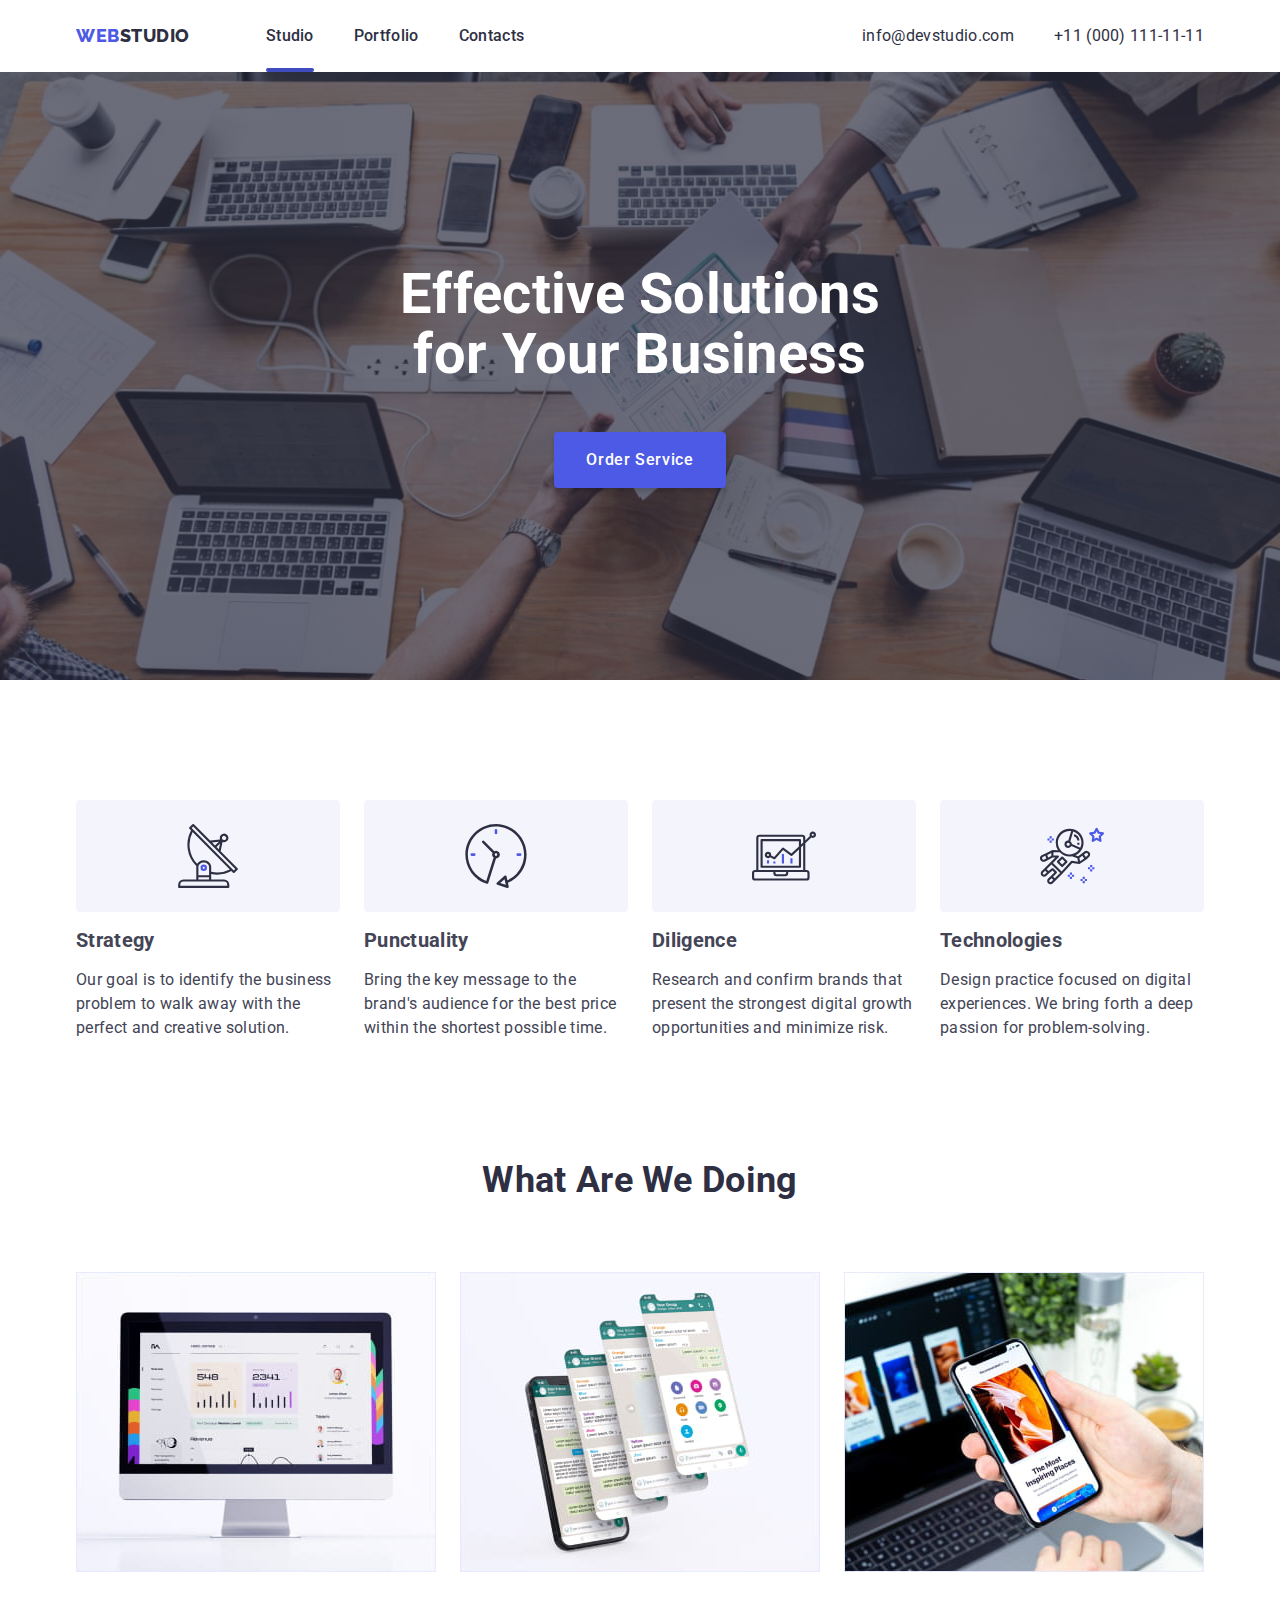
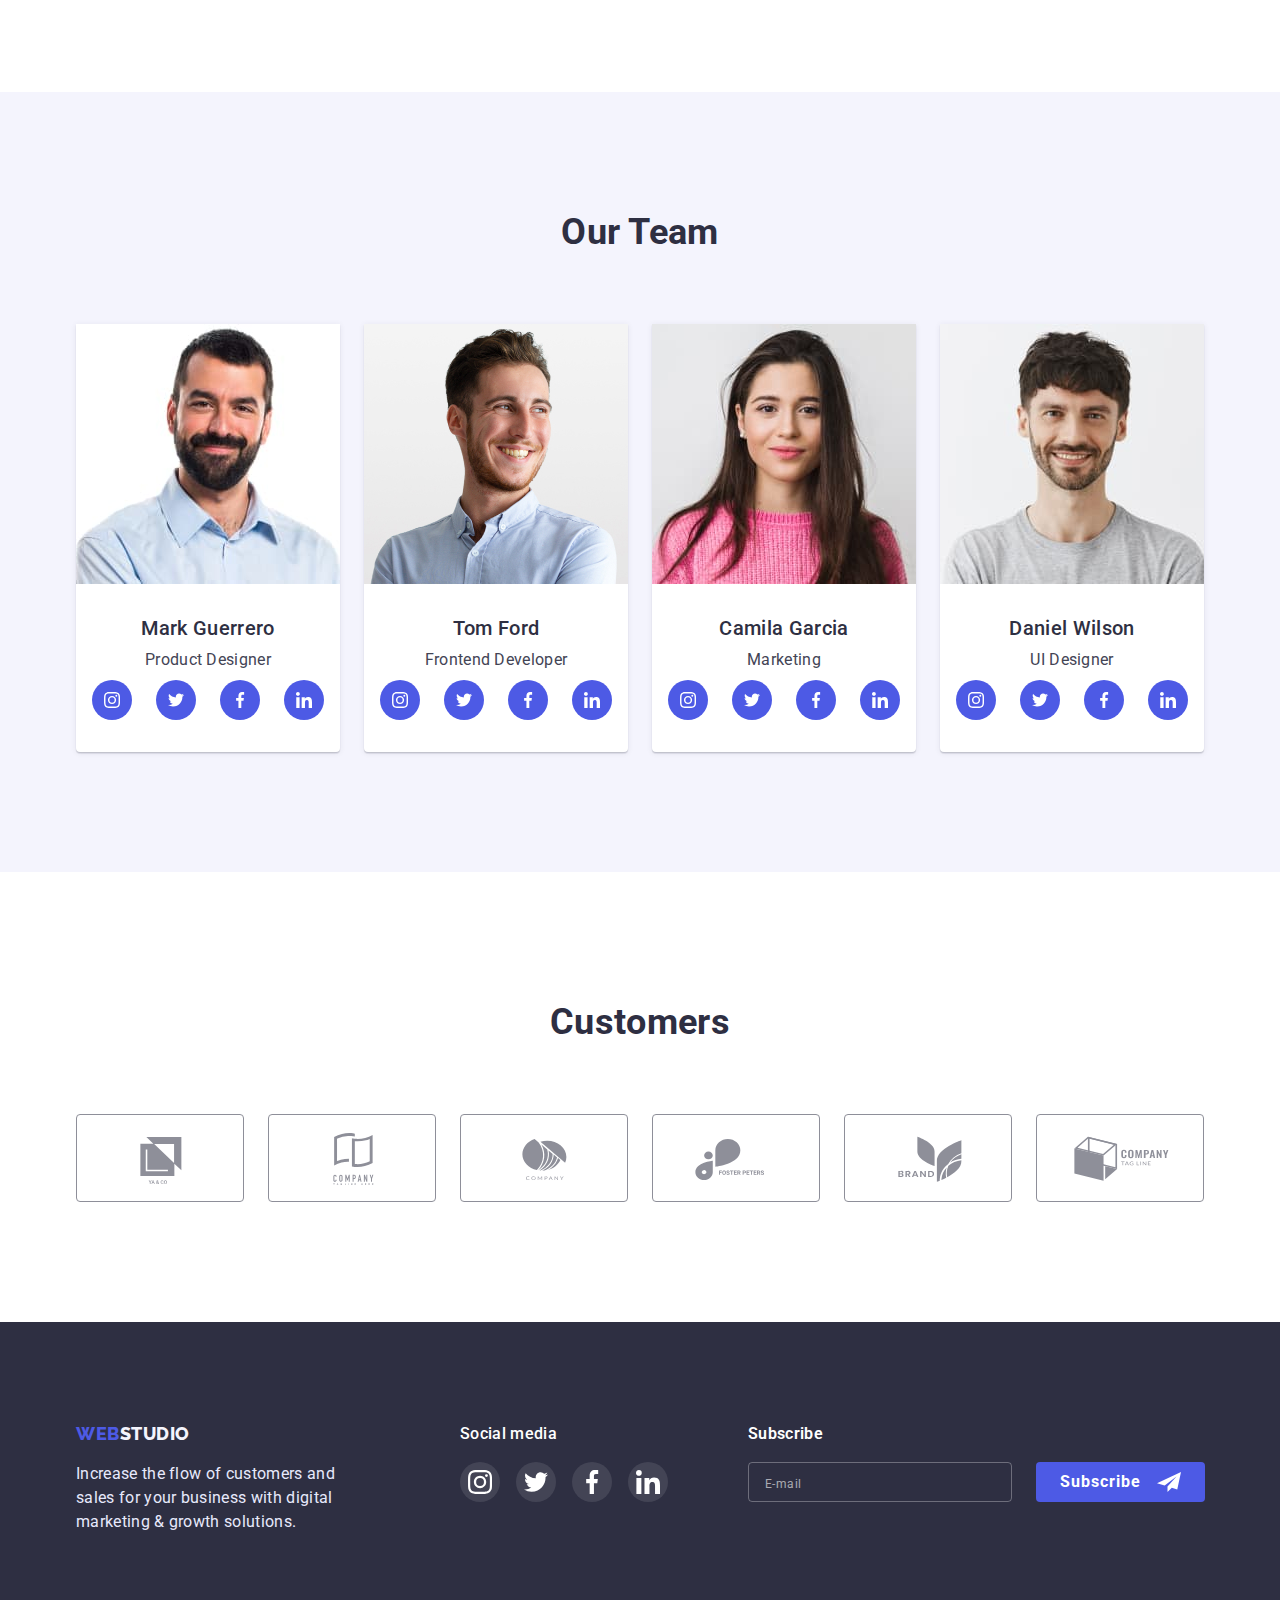
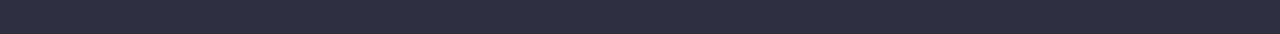
<file: index.html>
<!DOCTYPE html>
<html lang="en">
  <head>
    <meta charset="UTF-8" />
    <meta http-equiv="X-UA-Compatible" content="IE=edge" />
    <meta name="viewport" content="width=device-width, initial-scale=1.0" />
    <title>webstudio</title>

    <!-- fonts -->
    <link rel="preconnect" href="https://fonts.googleapis.com" />
    <link rel="preconnect" href="https://fonts.gstatic.com" crossorigin />
    <link
      href="https://fonts.googleapis.com/css2?family=Raleway:wght@800&family=Roboto:wght@400;500;700;900&display=swap"
      rel="stylesheet"
    />

    <!-- normalize -->
    <link
      href="
      https://cdn.jsdelivr.net/npm/modern-normalize@1.1.0/modern-normalize.min.css
      "
      rel="stylesheet"
    />
    <!-- cusnom style -->
    <link rel="stylesheet" href="./css/styles.css" />
  </head>
  <body>
    <!-- header section -->
    <header>
      <div class="container container-header">
        <a class="logo link" id="link" href="./index.html"
          >web<span class="logo-header">studio</span></a
        >
        <nav class="nav-header">
          <ul class="list flexbox-container-nav">
            <li>
              <a href="./index.html" class="nav link current">Studio</a>
            </li>
            <li>
              <a href="./portfolio.html" class="nav link">Portfolio</a>
            </li>
            <li>
              <a href="/" class="nav link">Contacts</a>
            </li>
          </ul>
        </nav>
        <address class="address">
          <ul class="list flexbox-container-adr">
            <li>
              <a href="mailto:info@devstudio.com" class="contact link"
                >info@devstudio.com</a
              >
            </li>
            <li>
              <a href="tel:+110001111111" class="contact link"
                >+11 (000) 111-11-11</a
              >
            </li>
          </ul>
        </address>
      </div>
    </header>
    <main>
      <!-- hero section -->
      <section class="hero">
        <div class="container">
          <h1 class="hero-title">
            Effective Solutions <br />
            for Your Business
          </h1>
          <button class="hero-btn" type="button" data-modal-open>
            Order Service
          </button>
        </div>
      </section>
      <!-- section 1 -->
      <section class="section-one">
        <div class="container">
          <h2 hidden>strategy</h2>
          <ul class="list flexbox-container">
            <li class="clause">
              <div class="adv">
                <svg class="advantages" width="64px" height="64px">
                  <use href="./images/icons.svg#icon-antenna"></use>
                </svg>
              </div>
              <h3 class="title-one">Strategy</h3>
              <p>
                Our goal is to identify the business problem to walk away with
                the perfect and creative solution.
              </p>
            </li>
            <li class="clause">
              <div class="adv">
                <svg class="advantages" width="64px" height="64px">
                  <use href="./images/icons.svg#icon-clock"></use>
                </svg>
              </div>
              <h3 class="title-one">Punctuality</h3>
              <p>
                Bring the key message to the brand's audience for the best price
                within the shortest possible time.
              </p>
            </li>
            <li class="clause">
              <div class="adv">
                <svg class="advantages" width="64px" height="64px">
                  <use href="./images/icons.svg#icon-diagram"></use>
                </svg>
              </div>
              <h3 class="title-one">Diligence</h3>
              <p>
                Research and confirm brands that present the strongest digital
                growth opportunities and minimize risk.
              </p>
            </li>
            <li class="clause">
              <div class="adv">
                <svg class="advantages" width="64px" height="64px">
                  <use href="./images/icons.svg#icon-astronaut"></use>
                </svg>
              </div>
              <h3 class="title-one">Technologies</h3>
              <p>
                Design practice focused on digital experiences. We bring forth a
                deep passion for problem-solving.
              </p>
            </li>
          </ul>
        </div>
      </section>
      <!-- section 2 -->
      <section class="section-two">
        <div class="container">
          <h2 class="title-two">What Are We Doing</h2>
          <ul class="list flexbox-container">
            <li>
              <img
                src="./images/section2/img1.jpg"
                width="360"
                height="300"
                alt="desktop site"
              />
            </li>
            <li>
              <img
                src="./images/section2/img2.jpg"
                width="360"
                height="300"
                alt="tablet site"
              />
            </li>
            <li>
              <img
                src="./images/section2/img3.jpg"
                width="360"
                height="300"
                alt="mobile site"
              />
            </li>
          </ul>
        </div>
      </section>
      <!-- section 3 -->
      <section class="team section-three">
        <div class="container">
          <h2 class="title-two">Our Team</h2>
          <ul class="list flexbox-container">
            <li class="card">
              <img
                src="./images/ourteam/mark.jpg"
                width="264"
                height="260"
                alt="mark guerrero product designer"
              />
              <div class="team-card-kontent">
                <h3 class="title-three">Mark Guerrero</h3>
                <p>Product Designer</p>
                <ul class="social list">
                  <li class="social-item">
                    <a
                      class="social-link"
                      href="https://instagram.com"
                      rel="noopener noreferrer"
                      aria-label="instagram link"
                    >
                      <svg class="social-icon" width="16" height="16">
                        <use href="./images/icons.svg#icon-instagram-2"></use>
                      </svg>
                    </a>
                  </li>
                  <li class="social-item">
                    <a
                      class="social-link"
                      href="https://twitter.com"
                      rel="noopener noreferrer"
                      aria-label="twitter link"
                    >
                      <svg class="social-icon" width="16" height="16">
                        <use href="./images/icons.svg#icon-twitter-1"></use>
                      </svg>
                    </a>
                  </li>
                  <li class="social-item">
                    <a
                      class="social-link"
                      href="https://facebook.com"
                      rel="noopener noreferrer"
                      aria-label="facebook link"
                    >
                      <svg class="social-icon" width="16" height="16">
                        <use href="./images/icons.svg#icon-facebook-1"></use>
                      </svg>
                    </a>
                  </li>
                  <li class="social-item">
                    <a
                      class="social-link"
                      href="https://linkedin.com/"
                      rel="noopener noreferrer"
                      aria-label="linkedin link"
                    >
                      <svg class="social-icon" width="16" height="16">
                        <use href="./images/icons.svg#icon-linkedin-1"></use>
                      </svg>
                    </a>
                  </li>
                </ul>
              </div>
            </li>
            <li class="card">
              <img
                src="./images/ourteam/tom.jpg"
                width="264"
                height="260"
                alt="Tom Ford Frontend Developer"
              />
              <div class="team-card-kontent">
                <h3 class="title-three">Tom Ford</h3>
                <p>Frontend Developer</p>
                <ul class="social list">
                  <li class="social-item">
                    <a class="social-link" href aria-label="instagram link">
                      <svg class="social-icon" width="16" height="16">
                        <use href="./images/icons.svg#icon-instagram-2"></use>
                      </svg>
                    </a>
                  </li>
                  <li class="social-item">
                    <a class="social-link" href aria-label="twitter link">
                      <svg class="social-icon" width="16" height="16">
                        <use href="./images/icons.svg#icon-twitter-1"></use>
                      </svg>
                    </a>
                  </li>
                  <li class="social-item">
                    <a class="social-link" href aria-label="facebook link">
                      <svg class="social-icon" width="16" height="16">
                        <use href="./images/icons.svg#icon-facebook-1"></use>
                      </svg>
                    </a>
                  </li>
                  <li class="social-item">
                    <a class="social-link" href aria-label="linkedin link">
                      <svg class="social-icon" width="16" height="16">
                        <use href="./images/icons.svg#icon-linkedin-1"></use>
                      </svg>
                    </a>
                  </li>
                </ul>
              </div>
            </li>
            <li class="card">
              <img
                src="./images/ourteam/camila.jpg"
                width="264"
                height="260"
                alt="Camila Garcia Marketing"
              />
              <div class="team-card-kontent">
                <h3 class="title-three">Camila Garcia</h3>
                <p>Marketing</p>
                <ul class="social list">
                  <li class="social-item">
                    <a class="social-link" href aria-label="instagram link">
                      <svg class="social-icon" width="16" height="16">
                        <use href="./images/icons.svg#icon-instagram-2"></use>
                      </svg>
                    </a>
                  </li>
                  <li class="social-item">
                    <a class="social-link" href aria-label="twitter link">
                      <svg class="social-icon" width="16" height="16">
                        <use href="./images/icons.svg#icon-twitter-1"></use>
                      </svg>
                    </a>
                  </li>
                  <li class="social-item">
                    <a class="social-link" href aria-label="facebook link">
                      <svg class="social-icon" width="16" height="16">
                        <use href="./images/icons.svg#icon-facebook-1"></use>
                      </svg>
                    </a>
                  </li>
                  <li class="social-item">
                    <a class="social-link" href aria-label="linkedin link">
                      <svg class="social-icon" width="16" height="16">
                        <use href="./images/icons.svg#icon-linkedin-1"></use>
                      </svg>
                    </a>
                  </li>
                </ul>
              </div>
            </li>
            <li class="card">
              <img
                src="./images/ourteam/daniel.jpg"
                width="264"
                height="260"
                alt="Daniel Wilson UI Designer"
              />
              <div class="team-card-kontent">
                <h3 class="title-three">Daniel Wilson</h3>
                <p>UI Designer</p>
                <ul class="social list">
                  <li class="social-item">
                    <a class="social-link" href aria-label="instagram link">
                      <svg class="social-icon" width="16" height="16">
                        <use href="./images/icons.svg#icon-instagram-2"></use>
                      </svg>
                    </a>
                  </li>
                  <li class="social-item">
                    <a class="social-link" href aria-label="twitter link">
                      <svg class="social-icon" width="16" height="16">
                        <use href="./images/icons.svg#icon-twitter-1"></use>
                      </svg>
                    </a>
                  </li>
                  <li class="social-item">
                    <a class="social-link" href aria-label="facebook link">
                      <svg class="social-icon" width="16" height="16">
                        <use href="./images/icons.svg#icon-facebook-1"></use>
                      </svg>
                    </a>
                  </li>
                  <li class="social-item">
                    <a class="social-link" href aria-label="linkedin link">
                      <svg class="social-icon" width="16" height="16">
                        <use href="./images/icons.svg#icon-linkedin-1"></use>
                      </svg>
                    </a>
                  </li>
                </ul>
              </div>
            </li>
          </ul>
        </div>
      </section>
      <!-- customers -->
      <section class="customers">
        <div class="container">
          <h2 class="title-two">Customers</h2>
          <ul class="list flexbox-container">
            <li>
              <a class="logo-link" href aria-label="logo">
                <svg class="icon-logo" width="104" height="56">
                  <use href="./images/icons.svg#icon-Logo"></use>
                </svg>
              </a>
            </li>
            <li>
              <a class="logo-link" href aria-label="logo-1">
                <svg class="icon-logo" width="104" height="56">
                  <use href="./images/icons.svg#icon-Logo-1"></use>
                </svg>
              </a>
            </li>
            <li>
              <a class="logo-link" href aria-label="logo-2">
                <svg class="icon-logo" width="104" height="56">
                  <use href="./images/icons.svg#icon-Logo-2"></use>
                </svg>
              </a>
            </li>
            <li>
              <a class="logo-link" href aria-label="logo-3">
                <svg class="icon-logo" width="104" height="56">
                  <use href="./images/icons.svg#icon-Logo-3"></use>
                </svg>
              </a>
            </li>
            <li>
              <a class="logo-link" href aria-label="logo-4">
                <svg class="icon-logo" width="104" height="56">
                  <use href="./images/icons.svg#icon-Logo-4"></use>
                </svg>
              </a>
            </li>
            <li>
              <a class="logo-link" href aria-label="logo-5">
                <svg class="icon-logo" width="104" height="56">
                  <use href="./images/icons.svg#icon-Logo-5"></use>
                </svg>
              </a>
            </li>
          </ul>
        </div>
      </section>
    </main>
    <!-- footer -->
    <footer class="footer">
      <div class="container footer-container">
        <div class="footer-link">
          <a class="logo link" href="./index.html"
            >web<span class="logo-footer">studio</span></a
          >
          <p class="text-footer">
            Increase the flow of customers and sales for your business with
            digital marketing & growth solutions.
          </p>
        </div>
        <div class="socmedia">
          <h3 class="footer-title">Social media</h3>
          <ul class="social-footer list">
            <li class="social-item">
              <a
                class="social-link-footer"
                href="https://instagram.com"
                rel="noopener noreferrer"
                aria-label="instagram link"
              >
                <svg class="social-icon-footer" width="24" height="24">
                  <use href="./images/icons.svg#icon-instagram-2"></use>
                </svg>
              </a>
            </li>
            <li class="social-item">
              <a
                class="social-link-footer"
                href="https://twitter.com"
                rel="noopener noreferrer"
                aria-label="twitter link"
              >
                <svg class="social-icon-footer" width="24" height="24">
                  <use href="./images/icons.svg#icon-twitter-1"></use>
                </svg>
              </a>
            </li>
            <li class="social-item">
              <a
                class="social-link-footer"
                href="https://facebook.com"
                rel="noopener noreferrer"
                aria-label="facebook link"
              >
                <svg class="social-icon-footer" width="24" height="24">
                  <use href="./images/icons.svg#icon-facebook-1"></use>
                </svg>
              </a>
            </li>
            <li class="social-item">
              <a
                class="social-link-footer"
                href="https://linkedin.com/"
                rel="noopener noreferrer"
                aria-label="linkedin link"
              >
                <svg class="social-icon-footer" width="24" height="24">
                  <use href="./images/icons.svg#icon-linkedin-1"></use>
                </svg>
              </a>
            </li>
          </ul>
        </div>
        <div class="subscrible-wrapper">
          <b class="text-form-footer">Subscribe</b>
          <form class="form-footer">
            <label class="footer-form-label">
              <input
                class="footer-form-field"
                type="email"
                placeholder="E-mail"
                name="subscrible-email"
                required
              />
            </label>
            <button class="button-footer" type="submit">
              Subscribe
              <svg class="subscrible-icon" width="24" height="24">
                <use href="./images/icons.svg#plane"></use>
              </svg>
            </button>
          </form>
        </div>
      </div>
    </footer>

    <!-- Modal window -->
    <div class="backdrop is-hidden" data-modal>
      <div class="modal">
        <button class="modal-btn" type="button" data-modal-close>
          <svg class="modal-icon" width="10" height="10">
            <use href="./images/icons.svg#close"></use>
          </svg>
        </button>

        <form class="modal-form" name="modal_form">
          <!-- name field -->
          <p class="form-text">Leave your contacts and we will call you back</p>
          <label class="modal-form-label" name="user_name" for="user_sign"
            >Name</label
          >
          <div class="modal-form-group">
            <input
              class="modal-form-input"
              type="text"
              id="user_sign"
              required
            />
            <svg class="modal-form-icon" width="18" height="24">
              <use href="./images/icons.svg#user-name"></use>
            </svg>
          </div>
          <!-- Phone field -->
          <label class="modal-form-label" for="user_telephone">Phone</label>
          <div class="modal-form-group">
            <input
              class="modal-form-input"
              type="tel"
              id="user_telephone"
              required
            />
            <svg class="modal-form-icon" width="18" height="24">
              <use href="./images/icons.svg#user-phone"></use>
            </svg>
          </div>
          <!-- Email field -->
          <label class="modal-form-label" for="user_email">Email</label>
          <div class="modal-form-group">
            <input
              class="modal-form-input"
              type="email"
              id="user_email"
              required
            />
            <svg class="modal-form-icon" width="18" height="24">
              <use href="./images/icons.svg#user-email"></use>
            </svg>
          </div>
          <!-- Comment field -->
          <label class="modal-form-label" for="user_comment">Comment</label>
          <textarea
            class="modal-form-comment"
            name="user_comment"
            id="user_comment"
            rows="6"
            placeholder="Type your comment..."
          ></textarea>
          <!-- Checkbox field -->
          <div class="form-checkbox">
            <input
              class="form-checkbox-input"
              type="checkbox"
              name="user_checkbox"
              id="user_checkbox"
              required
            />
            <label class="form-checkbox-label" for="user_checkbox"
              >I accept the terms and conditions of the
              <a class="modal-form-link link" href="" target="_blank"
                >Privacy Policy</a
              ></label
            >
          </div>
          <button class="contact-form-btn btn" type="submit">Send</button>
        </form>
      </div>
    </div>

    <script src="./js/modal.js"></script>
  </body>
</html>
</file>
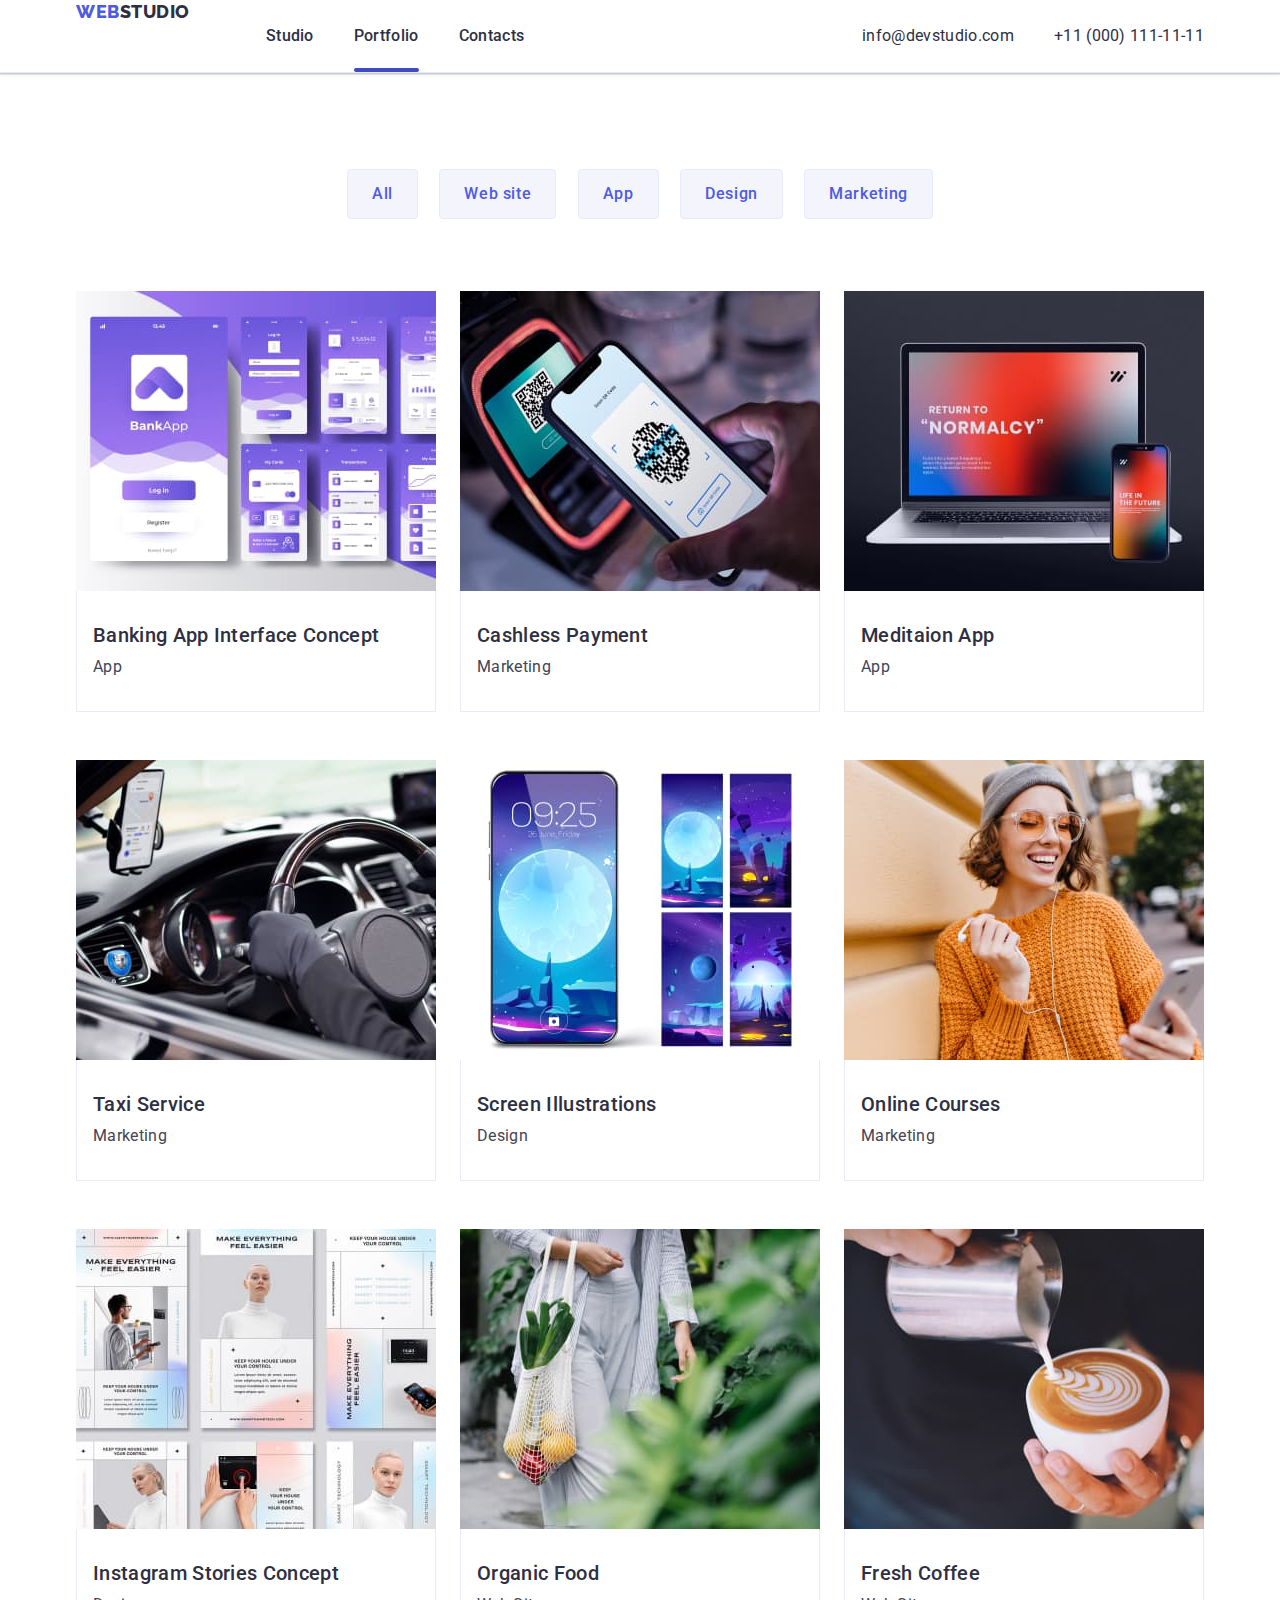
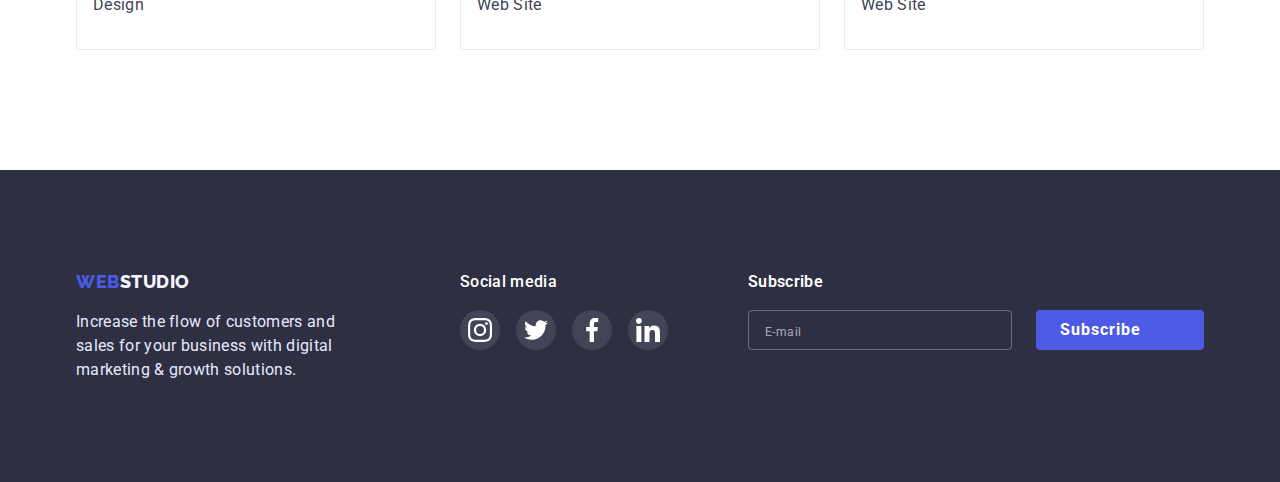
<file: portfolio.html>
<!DOCTYPE html>
<html lang="en">
  <head>
    <meta charset="UTF-8" />
    <meta http-equiv="X-UA-Compatible" content="IE=edge" />
    <meta name="viewport" content="width=device-width, initial-scale=1.0" />
    <title>webstudio</title>
    <link rel="preconnect" href="https://fonts.googleapis.com" />
    <link rel="preconnect" href="https://fonts.gstatic.com" crossorigin />
    <link
      href="https://fonts.googleapis.com/css2?family=Raleway:wght@800&family=Roboto:wght@400;500;700;900&display=swap"
      rel="stylesheet"
    />
    <link
      href="
      https://cdn.jsdelivr.net/npm/modern-normalize@1.1.0/modern-normalize.min.css
      "
      rel="stylesheet"
    />
    <link rel="stylesheet" href="./css/styles.css" />
  </head>
  <body>
    <header class="header-portfolio">
      <div class="container-header container">
        <nav class="nav-header">
          <a class="logo link" href="./index.html"
            >web<span class="logo-header">studio</span></a
          >
          <ul class="list flexbox-container-nav">
            <li>
              <a href="./index.html" class="nav link">Studio</a>
            </li>
            <li>
              <a href="./portfolio.html" class="nav link current">Portfolio</a>
            </li>
            <li>
              <a href="/" class="nav link">Contacts</a>
            </li>
          </ul>
        </nav>
        <address class="address">
          <ul class="list flexbox-container-adr">
            <li>
              <a href="mailto:info@devstudio.com" class="contact link"
                >info@devstudio.com</a
              >
            </li>
            <li>
              <a href="tel:+110001111111" class="contact link"
                >+11 (000) 111-11-11</a
              >
            </li>
          </ul>
        </address>
      </div>
    </header>
    <main>
      <!-- Portfolio -->
      <section class="section">
        <div class="container">
          <h1 hidden>Portfolio</h1>
          <ul class="list flexbox-container-filter">
            <li>
              <button type="button" class="filter-btn">All</button>
            </li>
            <li>
              <button type="button" class="filter-btn">Web site</button>
            </li>
            <li>
              <button type="button" class="filter-btn">App</button>
            </li>
            <li>
              <button type="button" class="filter-btn">Design</button>
            </li>
            <li>
              <button type="button" class="filter-btn">Marketing</button>
            </li>
          </ul>

          <ul class="list flexbox-container-card">
            <li class="card-project">
              <a href="" class="card link">
                <div class="tumb">
                  <img
                    src="./images/portfolio/img.jpg"
                    width="360"
                    height="300"
                    alt="banking app interface
            concept"
                  />
                  <div class="overlay">
                    <p class="text-overlay">
                      14 Stylish and User-Friendly App Design Concepts · Task
                      Manager App · Calorie Tracker App · Exotic Fruit Ecommerce
                      App · Cloud Storage App
                    </p>
                  </div>
                </div>
                <div class="card-project-content">
                  <h2 class="title-project">Banking App Interface Concept</h2>
                  <p class="text">App</p>
                </div>
              </a>
            </li>
            <li class="card-project">
              <a href="" class="card link">
                <div class="tumb">
                  <img
                    src="./images/portfolio/img1.jpg"
                    width="360"
                    height="300"
                    alt="cashless payment"
                  />
                  <div class="overlay">
                    <p class="text-overlay">
                      14 Stylish and User-Friendly App Design Concepts · Task
                      Manager App · Calorie Tracker App · Exotic Fruit Ecommerce
                      App · Cloud Storage App
                    </p>
                  </div>
                </div>
                <div class="card-project-content">
                  <h2 class="title-project">Cashless Payment</h2>
                  <p class="text">Marketing</p>
                </div>
              </a>
            </li>
            <li class="card-project">
              <a href="" class="card link">
                <div class="tumb">
                  <img
                    src="./images/portfolio/img2.jpg"
                    width="360"
                    height="300"
                    alt="Meditaion App"
                  />
                  <div class="overlay">
                    <p class="text-overlay">
                      14 Stylish and User-Friendly App Design Concepts · Task
                      Manager App · Calorie Tracker App · Exotic Fruit Ecommerce
                      App · Cloud Storage App
                    </p>
                  </div>
                </div>
                <div class="card-project-content">
                  <h2 class="title-project">Meditaion App</h2>
                  <p class="text">App</p>
                </div>
              </a>
            </li>
            <li class="card-project">
              <a href="" class="card link">
                <div class="tumb">
                  <img
                    src="./images/portfolio/img3.jpg"
                    width="360"
                    height="300"
                    alt="Taxi Service"
                  />
                  <div class="overlay">
                    <p class="text-overlay">
                      14 Stylish and User-Friendly App Design Concepts · Task
                      Manager App · Calorie Tracker App · Exotic Fruit Ecommerce
                      App · Cloud Storage App
                    </p>
                  </div>
                </div>
                <div class="card-project-content">
                  <h2 class="title-project">Taxi Service</h2>
                  <p class="text">Marketing</p>
                </div>
              </a>
            </li>
            <li class="card-project">
              <a href="" class="card link">
                <div class="tumb">
                  <img
                    src="./images/portfolio/img4.jpg"
                    width="360"
                    height="300"
                    alt="Screen Illustrations"
                  />
                  <div class="overlay">
                    <p class="text-overlay">
                      14 Stylish and User-Friendly App Design Concepts · Task
                      Manager App · Calorie Tracker App · Exotic Fruit Ecommerce
                      App · Cloud Storage App
                    </p>
                  </div>
                </div>
                <div class="card-project-content">
                  <h2 class="title-project">Screen Illustrations</h2>
                  <p class="text">Design</p>
                </div>
              </a>
            </li>
            <li class="card-project">
              <a href="" class="card link">
                <div class="tumb">
                  <img
                    src="./images/portfolio/img5.jpg"
                    width="360"
                    height="300"
                    alt="Online Courses"
                  />
                  <div class="overlay">
                    <p class="text-overlay">
                      14 Stylish and User-Friendly App Design Concepts · Task
                      Manager App · Calorie Tracker App · Exotic Fruit Ecommerce
                      App · Cloud Storage App
                    </p>
                  </div>
                </div>
                <div class="card-project-content">
                  <h2 class="title-project">Online Courses</h2>
                  <p class="text">Marketing</p>
                </div>
              </a>
            </li>
            <li class="card-project">
              <a href="" class="card link">
                <div class="tumb">
                  <img
                    src="./images/portfolio/img6.jpg"
                    width="360"
                    height="300"
                    alt="Instagram Stories Concept"
                  />
                  <div class="overlay">
                    <p class="text-overlay">
                      14 Stylish and User-Friendly App Design Concepts · Task
                      Manager App · Calorie Tracker App · Exotic Fruit Ecommerce
                      App · Cloud Storage App
                    </p>
                  </div>
                </div>
                <div class="card-project-content">
                  <h2 class="title-project">Instagram Stories Concept</h2>
                  <p class="text">Design</p>
                </div>
              </a>
            </li>
            <li class="card-project">
              <a href="" class="card link">
                <div class="tumb">
                  <img
                    src="./images/portfolio/img7.jpg"
                    width="360"
                    height="300"
                    alt="Organic Food"
                  />
                  <div class="overlay">
                    <p class="text-overlay">
                      14 Stylish and User-Friendly App Design Concepts · Task
                      Manager App · Calorie Tracker App · Exotic Fruit Ecommerce
                      App · Cloud Storage App
                    </p>
                  </div>
                </div>
                <div class="card-project-content">
                  <h2 class="title-project">Organic Food</h2>
                  <p class="text">Web Site</p>
                </div>
              </a>
            </li>
            <li class="card-project">
              <a href="" class="card link">
                <div class="tumb">
                  <img
                    src="./images/portfolio/img8.jpg"
                    width="360"
                    height="300"
                    alt="Fresh Coffee"
                  />
                  <div class="overlay">
                    <p class="text-overlay">
                      14 Stylish and User-Friendly App Design Concepts · Task
                      Manager App · Calorie Tracker App · Exotic Fruit Ecommerce
                      App · Cloud Storage App
                    </p>
                  </div>
                </div>
                <div class="card-project-content">
                  <h2 class="title-project">Fresh Coffee</h2>
                  <p class="text">Web Site</p>
                </div>
              </a>
            </li>
          </ul>
        </div>
      </section>
    </main>
    <!-- footer -->
    <footer class="footer">
      <div class="container footer-container">
        <div class="footer-link">
          <a class="logo link" href="./index.html"
            >web<span class="logo-footer">studio</span></a
          >
          <p class="text-footer">
            Increase the flow of customers and sales for your business with
            digital marketing & growth solutions.
          </p>
        </div>
        <div class="socmedia">
          <h3 class="footer-title">Social media</h3>
          <ul class="social-footer list">
            <li class="social-item">
              <a
                class="social-link-footer"
                href="https://instagram.com"
                rel="noopener noreferrer"
                aria-label="instagram link"
              >
                <svg class="social-icon-footer" width="24" height="24">
                  <use href="./images/icons.svg#icon-instagram-2"></use>
                </svg>
              </a>
            </li>
            <li class="social-item">
              <a
                class="social-link-footer"
                href="https://twitter.com"
                rel="noopener noreferrer"
                aria-label="twitter link"
              >
                <svg class="social-icon-footer" width="24" height="24">
                  <use href="./images/icons.svg#icon-twitter-1"></use>
                </svg>
              </a>
            </li>
            <li class="social-item">
              <a
                class="social-link-footer"
                href="https://facebook.com"
                rel="noopener noreferrer"
                aria-label="facebook link"
              >
                <svg class="social-icon-footer" width="24" height="24">
                  <use href="./images/icons.svg#icon-facebook-1"></use>
                </svg>
              </a>
            </li>
            <li class="social-item">
              <a
                class="social-link-footer"
                href="https://linkedin.com/"
                rel="noopener noreferrer"
                aria-label="linkedin link"
              >
                <svg class="social-icon-footer" width="24" height="24">
                  <use href="./images/icons.svg#icon-linkedin-1"></use>
                </svg>
              </a>
            </li>
          </ul>
        </div>
        <div class="subscrible-wrapper">
          <b class="text-form-footer">Subscribe</b>
          <form class="form-footer">
            <label class="footer-form-label">
              <input
                class="footer-form-field"
                type="email"
                placeholder="E-mail"
                name="subscrible-email"
                required
              />
            </label>
            <button class="button-footer" type="submit">
              Subscribe
              <svg class="subscrible-icon" width="" height="">
                <use href=""></use>
              </svg>
            </button>
          </form>
        </div>
      </div>
    </footer>
  </body>
</html>
</file>
<file: css/styles.css>
:root {
    /* Font */
    --primary-fonts: ;
    --secondary-fonts: ;

    /* Text colors */
    --primary-txt-cl: #434455;
    --secondary-txt-cl: #2E2F42;
    --accent-txt-cl: #FFFFFF;
  

    /* BG colors */
    --primary-bg-cl: rgba(46, 47, 66, 0.7);
    --secondary-bg-cl: #4D5AE5;
    --light-bg: #F4F4FD;
    --dark-bg: #2E2F42;
    --hover-bt: #404BBF;


    --trns-fast: 400ms ease-in;
    --trns-slow: 1800ms ease-in-out;
    --timing-function: cubic-bezier(0.4, 0, 0.2, 1);
}

/* reset styles */

h1, h2, h3, h4, h5, h6, p {
    margin: 0px;
}

img {
    display: block;
}

button {
    cursor: pointer;
}

.list {
    list-style-type: none;
    margin: 0;
    padding: 0;
}

.link {
    text-decoration: none;
    color: currentColor;
    
}

/* reset end */

/* BODY */

body {
font-family: 'Roboto',
sans-serif;
font-size: 16px;
line-height: calc(24 / 16);
letter-spacing: 0.02em;
color: var(--primary-txt-cl);
}

.container {
    width: 1158px;
    padding-right: 15px;
    padding-left: 15px;
    margin-left: auto;
    margin-right: auto;
}


/* header */

.container-header {
display: flex;
align-items: center;    
    
}

.header-portfolio {
border-bottom: 1px solid #E7E9FC;
box-shadow: 0px 2px 1px rgba(46, 47, 66, 0.08), 0px 1px 1px rgba(46, 47, 66, 0.16), 0px 1px 6px rgba(46, 47, 66, 0.08);
}

.nav-header {
    display: flex;
}

.nav.current::after {
content: '' ;
position: absolute;
display: block;
bottom: 0;
width: 100%;
height: 4px;
border-radius: 2px;
background-color: var(--hover-bt);

}

.nav {
position: relative;
display: block;
padding-top: 24px;
padding-bottom: 24px;
font-style: normal;
font-weight: 500;
font-size: 16px;
line-height: calc(24 / 16);
color: #2E2F42;
transition-duration: 250ms;
transition-timing-function: cubic-bezier(0.4, 0, 0.2, 1);
transition-property: color;
}

.address {
    margin-left: auto;
    transition-duration: 250ms;
    transition-timing-function: cubic-bezier(0.4, 0, 0.2, 1);
    transition-property: color;
}

.contact {
font-style: normal;
font-size: 16px;
line-height: calc(24 /16);
color: #2E2F42;
}

.nav:hover,
.nav:focus,
.contact:hover,
.contact:focus
 {
color: var(--hover-bt);
}
    

.logo {
font-family: 'Raleway';
font-weight: 800;
font-size: 18px;
line-height: calc(24 / 18);
letter-spacing: 0.03em;
text-transform: uppercase;
color: var(--secondary-bg-cl);
}        

.logo-header {color: var(--dark-bg);
}

.flexbox-container-nav {
    display: flex;
    justify-content: space-between;
    gap: 40px;
    margin-left: 76px;
}

.flexbox-container-adr {
    display: flex;
    justify-content: space-between;
    gap: 40px;

}


/* hero section */


.hero {
margin: 0 auto;
max-width: 1440px;
background-color: #2E2F42;
padding: 192px 0px;
background-image: linear-gradient(rgba(46, 47, 66, 0.7),rgba(46, 47, 66, 0.7)), url(../images/people-office\ 1.jpg);
background-size: cover; 
background-position: center;
background-repeat: no-repeat;
}


.hero-title {
    font-weight: 700;
        font-size: 56px;
        line-height: calc(60/56);
    color: #FFFFFF ;
    text-align: center;
    margin-bottom: 48px;
}

.hero-btn {
padding: 16px 32px;
margin: 0 auto;
display: block;
background: #4D5AE5;
box-shadow: 0px 4px 4px rgba(0, 0, 0, 0.15);
border-radius: 4px;
border: none;
font-family: 'Roboto';
font-weight: 500;
font-size: 16px;
line-height: calc(24 / 16);
letter-spacing: 0.04em;
color: var(--accent-txt-cl);
transition-duration: 250ms;
transition-timing-function: cubic-bezier(0.4, 0, 0.2, 1);
transition-property: background-color, box-shadow;
}

.hero-btn:hover,
.hero-btn:focus {
background-color: var(--hover-bt);
}

/* section 1 */

.section-one {
    padding-top: 120px;
    padding-bottom: 120px;
}

.title-one {
    font-size: 20px;
    line-height: calc(24/20);
    margin-top: 8px;
    margin-bottom: 8px;

}

.adv {
display: flex;
width: 264px;
height: 112px;
background: var(--light-bg);
border-radius: 4px;
justify-content: center;
align-items: center;
}



.clause {
    display: flex;
        flex-direction: column;
        align-items: flex-start;
        padding: 0px;
        gap: 8px;
    width: 264px;
    
}

/* section 2 */

.section-two {
    height: 532px;
}

h2 {
    margin-bottom: 72px;
}

.title-two {
    font-size: 36px;
    line-height: calc(40 / 36);
    color: var(--secondary-txt-cl);
    text-transform: capitalize;
    text-align: center;
}


/* section 3 */
.section-three {
    padding-top: 120px;
    padding-bottom: 120px;
    
}

.card {
    width: 264px;
    background: #FFFFFF;
    box-shadow: 0px 1px 6px rgba(46, 47, 66, 0.08), 0px 1px 1px rgba(46, 47, 66, 0.16), 0px 2px 1px rgba(46, 47, 66, 0.08);
    border-radius: 0px 0px 4px 4px;
}

.team-card-kontent {
    display: flex;
    flex-direction: column;
    justify-content: center;
    align-items: center;
    padding: 32px 16px;
    gap: 8px;
}


.flexbox-container {
    display: flex;
    justify-content: space-between;
}

.social {
display: flex;
    align-items: center;
    justify-content: center;
    gap: 24px;
}

.social-link {
display: flex;
align-items: center;
justify-content: center;
width: 40px;
height: 40px;

background-color: var(--secondary-bg-cl);
border-radius: 50%;
transition-duration: 250ms;
transition-timing-function: cubic-bezier(0.4, 0, 0.2, 1);
transition-property: background-color;
}


.social-icon {
fill: var(--accent-txt-cl);
}

.social-link:hover, 
.social-link:focus {
  background-color: var(--hover-bt);
}

/* customers */

.customers {
padding-top: 130px;
padding-bottom: 120px;
}

.logo-link {
display: flex;
width: 168px;
height: 88px;
justify-content: center;
align-items: center;
color: #8E8F99;
box-sizing: border-box;
border: 1px solid #8E8F99;
border-radius: 4px;

transition-duration: 250ms;
transition-timing-function: cubic-bezier(0.4, 0, 0.2, 1);
transition-property: color, border-color;
}

.icon-logo {

fill: currentColor;
    
}

.logo-link:hover,
.logo-link:focus {
color: var(--hover-bt);
border: 1px solid #404BBF;
}



/* filter */

.filter-btn {
    color: var(--secondary-bg-cl);
    font-family: 'Roboto';
    font-weight: 500;
    font-size: 16px;
    line-height: calc(24 / 16);
    letter-spacing: 0.04em;
    background: var(--light-bg);
    border: 1px solid #E7E9FC;

    border-radius: 4px;
    cursor: pointer;
    padding: 12px 24px;
    transition-duration: 250ms;
    transition-timing-function: cubic-bezier(0.4, 0, 0.2, 1);
    transition-property: color, background-color, border-color, box-shadow;
}

.filter-btn:hover,
.filter-btn:focus {
    background: var(--hover-bt);
    color: var(--accent-txt-cl);
    border: 1px solid var(--hover-bt);
    box-shadow: 0px 4px 4px rgba(0, 0, 0, 0.25);
}

.section {
    padding-top: 96px;
    padding-bottom: 120px;
}


/* ======================= */
          /* portfolio */
/* ======================== */



.tumb {
    position: relative;
    overflow: hidden;
}

.overlay {
    position: absolute;
    
    top: 0;
    left: 0;
    width: 100%;
    height: 100%;

    transform: translateY(100%);
    transition: transform 250ms cubic-bezier(0.4, 0, 0.2, 1);
    background-color: #4D5AE5;
}

.text-overlay {
    padding: 40px 32px;
    color: var(--light-bg);
}


.flexbox-container-filter {
display: flex;
justify-content: space-between;
margin-bottom: 72px;
width: 586px;

margin-right: auto;
margin-left: auto;
}

.flexbox-container-card {
display: flex;
flex-wrap: wrap;
column-gap: 24px;
row-gap: 48px;
}

.card-project:hover,
.card-project:focus {
    
width: 360px;
height: 420px;
box-shadow: 0px 1px 6px rgba(46, 47, 66, 0.08);
}

.card-project:hover .overlay,
.card-project:focus .overlay {
    transform: translateY(0);
    
}


.card-project-content {
    padding: 32px 16px ;
    border: 1px solid #E7E9FC;
    border-top: none;
       
}



.title-three {
font-weight: 500;
font-size: 20px;
line-height: calc(24 / 20);
color: var(--secondary-txt-cl);

}

.title-project {
font-weight: 500;
font-size: 20px;
line-height: calc(24 / 20);
color: var(--secondary-txt-cl);
margin-bottom: 8px;
}

.text {
color: var(--primary-txt-cl);
}

.team {
background: var(--light-bg)
}




/* ======================= */
      /* footer */
/* ======================== */



.footer {
display: flex;
flex-wrap: wrap;
background: #2E2F42;
padding-top: 100px;
padding-bottom: 100px;

}

.footer-container {
    display: flex;
}

.footer-link {
    margin-right: 120px;
}


.logo-footer {
    color: #F4F4FD;
     
}

.text-footer {
    color: #E7E9FC;
    margin-top: 16px;
    width: 264px;
    height: 72px;
}

.socmedia {
    display: flex;
    flex-wrap: wrap;
    width: 208px;
    height: 80px;
    margin-right: 80px;
   }

   .social-footer {
       display: flex;
       align-items: center;
       justify-content: center;
       gap: 16px;
   }

   .footer-link {
    display: flex;
    justify-content: flex-start;
    flex-direction: column;
    
   }

.footer-title {
    color: var(--accent-txt-cl);
    margin-bottom: 16px;
    font-weight: 500;
    font-size: 16px;
    line-height: calc(24 / 16);
}

.social-link-footer {
display: flex;
    align-items: center;
    justify-content: center;
    width: 40px;
    height: 40px;

    background-color: rgba(255, 255, 255, 0.1);
    border-radius: 50%;
    transition-duration: 250ms;
    transition-timing-function: cubic-bezier(0.4, 0, 0.2, 1);
    transition-property: background-color;
}

.social-icon-footer {
fill: var(--accent-txt-cl);
}

.social-link-footer:hover,
.social-link-footer:focus {
    background-color: #31D0AA;
}

.subscrible-wrapper {
   
}

.subscrible-icon {
display: inline-block;
margin-left: 16px;
fill: #FFFFFF;
}

.form-footer {
display: flex;
justify-content: center;
}

.text-form-footer {
display: block;
 margin-bottom: 16px;
font-weight: 600;
font-size: 16px;
line-height: 1.5;
color: #FFFFFF;
}

/* .footer-form-label {
width: 80px;
} */


.footer-form-field {
    width: 264px;
    height: 40px;
    padding: 8px 16px;
    color: #FFFFFF;
    background-color: transparent;
    border: 1px solid rgba(255, 255, 255, 0.3);
    border-radius: 4px;
    outline: none;
   
}

.footer-form-field::placeholder {
    font-size: 12px;
    line-height: 2;
    letter-spacing: 0.04em;
    color: rgba(255, 255, 255, 0.6);
}

.button-footer {
display: flex;margin-left: 24px;
height: 40px;
padding: 8px 24px;
background-color: #4D5AE5;
border: none;
border-radius: 4px;
transition-duration: 250ms;
transition-timing-function: cubic-bezier(0.4, 0, 0.2, 1);
transition-property: color, background-color;

font-weight: 700;
font-size: 16px;
line-height: 1.5;
letter-spacing: 0.06em;
color: var(--accent-txt-cl);
}





/**
  |============================
  | Modal window
  |============================
*/
.backdrop {
    position: fixed;
    top: 0;
    left: 0;

    width: 100%;
    height: 100%;

    background-color: rgba(46, 47, 66, 0.4);

    transition: opacity var(--trns-fast), visibility var(--trns-fast);
}

.backdrop.is-hidden {
    opacity: 0;
    visibility: hidden;
    pointer-events: none;
    transition-delay: 250ms;
}

.modal {
    position: relative;
    top: 50%;
    left: 50%;
    transform: translate(-50%, -50%);
    width: 408px;
    min-height: 576px;
    background-color: #FCFCFC;
    box-shadow: 0px 1px 1px rgba(0, 0, 0, 0.14), 0px 1px 3px rgba(0, 0, 0, 0.12), 0px 2px 1px rgba(0, 0, 0, 0.2);
    border-radius: 4px;

    transition: transform 250ms var(--timing-function)
}

.backdrop.is-hidden .modal {
    transform: translate(-50%, -70%);
    opacity: 0;
    transition-delay: 0s;
}

.modal-btn {
    position: absolute;
    top: 24px;
    right: 24px;

    display: flex;
    align-items: center;
    justify-content: center;
    width: 24px;
    height: 24px;
    fill: var(--primary-txt-cl);
    padding: 0;
    border: none;
    border-radius: 50%;
    background: #E7E9FC;
        border: 1px solid rgba(0, 0, 0, 0.1);
    
    transition-duration: 250ms;
        transition-timing-function: cubic-bezier(0.4, 0, 0.2, 1);
        transition-property: color, background-color, border-color;
}

.modal-btn:hover,
.modal-btn:focus {
    fill: #FFFFFF;
    background: #404BBF; 
}

.modal-form {
display: flex;
flex-direction: column;
padding: 72px 24px 24px 24px;
}

.modal-form-label {
    margin-bottom: 4px;
    font-size: 12px;
    line-height: 1.17;
    letter-spacing: 0.01em;
    color: #8E8F99;
}

.modal-form-group {
position: relative;
margin-bottom: 8px;
}

.modal-form-icon {
position: absolute;
top: 50%;
left: 16px;
transform: translateY(-50%);
fill: var(--primary-txt-cl);
transition: fill 250ms var(--timing-function);
}

.form-text {
margin-bottom: 16px;
font-weight: 600;
font-size: 16px;
line-height: calc(24/16);
text-align: center;
color: var(--dark-bg);
}


.modal-form-checkbox {
font-size: 12px;
line-height: calc(16/ 24);
letter-spacing: 0.04em;
margin-bottom: 24px;
}

.modal-form-input {
display: block;
width: 100%;
height: 40px;
padding-left: 34px;
color: var(--primary-txt-cl);
border: 1px solid rgba(33, 33, 33, 0.2);
border-radius: 4px;
transition: border 250ms var(--timing-function);
}

.modal-form-input:focus {
outline: none;
border-color: var(--hover-bt);
}

.modal-form-input:focus + .modal-form-icon {
fill:var(--hover-bt) ;
}
.modal-form-comment {
margin-bottom: 16px;
    width: 100%;
    height:120px;
    padding: 8px 16px;
    resize: none;
    border: 1px solid rgba(33, 33, 33, 0.2);
    border-radius: 4px;
    color: var(--primary-txt-cl);
    transition: border 250ms var(--timing-function);
}

.modal-form-comment::placeholder {
font-size: 12px;
    line-height: 1.17;
    letter-spacing: 0.01em;
    color: rgba(117, 117, 117, 0.5);
}

.modal-form-comment:focus {
    border-color: var(--hover-bt);
    outline: none;
}

.form-checkbox {
display: flex;
    align-items: baseline;
    margin-bottom: 24px;
}

.form-checkbox-label {
position: relative;
display: block;
margin-left: 24px;

font-size: 12px;
line-height: 1.33;
letter-spacing: 0.04em;

color: #757575;
}

.form-checkbox-input {
display: block;
position: absolute;
width: 16px;
height: 16px;
border: none;
}

.form-checkbox-label::before {
    position: absolute;
    content: '';
    top: 0px;
    left: -24px;
    width: 16px;
    height: 16px;
    border: 1.25px solid var(--dark-bg);
    border-radius: 2px;
    background-color: var(--accent-txt-cl);
    transition: border 250ms var(--timing-function), background-color 250ms var(--timing-function);
}

.form-checkbox-input:checked + .form-checkbox-label::before {
    background-color: var(--secondary-bg-cl);
    background-image: url(../images/checkbox.svg);
    border-color:var(--secondary-bg-cl) ;
    background-repeat: no-repeat;
    background-size: 100%;
    background-position: center;
    fill: var(--accent-txt-cl);
}

.modal-form-link {
display: inline-block;
font-size: 12px;
line-height: 1.33;
letter-spacing: 0.04em;
color: var(--secondary-bg-cl);
}

.contact-form-btn {
    width: 170px;
    padding: 16px 32px;
    margin: 0 auto;
    background-color: var(--secondary-bg-cl);
    box-shadow: 0px 4px 4px rgba(0, 0, 0, 0.15);
    border-radius: 4px;
    border: none;
    font-weight: 600;
    font-size: 16px;
    line-height: calc(24 / 16);
    letter-spacing: 0.04em;
    color: var(--accent-txt-cl);
    transition: box-shadow 250ms var(--timing-function);
}

.button-footer:hover,
.button-footer:focus,
.contact-form-btn:hover,
.contact-form-btn:focus {
background-color: #404BBF;
box-shadow: 0px 1px 6px rgba(46, 47, 66, 0.08), 0px 1px 1px rgba(46, 47, 66, 0.16), 0px 2px 1px rgba(46, 47, 66, 0.08);
}
</file>
